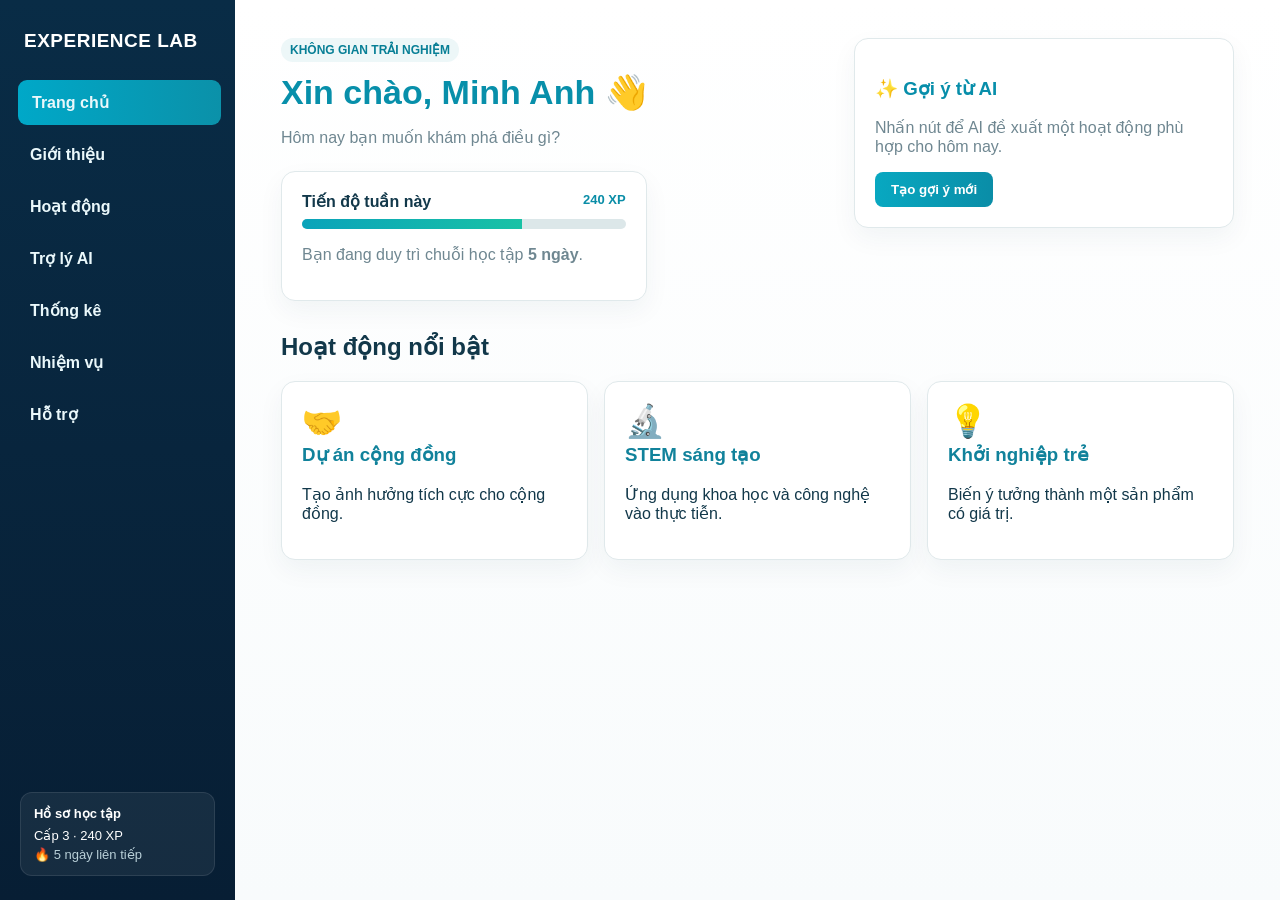
<file: index.html>
<!doctype html><html lang="vi"><head><meta charset="utf-8"><meta name="viewport" content="width=device-width,initial-scale=1"><title>Trang chủ - Experience Lab</title><link rel="stylesheet" href="style.css"><script src="ai-client.js"></script><script>async function suggest(){let e=document.getElementById('suggestText');e.textContent='AI đang tạo gợi ý...';try{e.textContent=await experienceAI('Bạn là trợ lý Experience Lab. Hãy gợi ý 1 hoạt động học tập hoặc trải nghiệm cho học sinh hôm nay, bằng tiếng Việt, gồm tên hoạt động và 3 bước ngắn.')}catch(x){e.textContent='Chưa kết nối được AI: '+x.message}}</script></head><body><div class="app"><aside class="side"><div class="brand">EXPERIENCE LAB</div><nav class="nav"><a class="active" href="index.html">Trang chủ</a><a class="" href="about.html">Giới thiệu</a><a class="" href="activities.html">Hoạt động</a><a class="" href="ai.html">Trợ lý AI</a><a class="" href="stats.html">Thống kê</a><a class="" href="mission.html">Nhiệm vụ</a><a class="" href="support.html">Hỗ trợ</a></nav><div class="profile"><b>Hồ sơ học tập</b><div style="margin-top:7px"><span data-level>Cấp 3</span> · <span data-xp>240 XP</span></div><div class="muted" style="color:#b9d0d8;margin-top:4px">🔥 <span data-streak>5 ngày</span> liên tiếp</div></div></aside><main class="main"><div class="hero"><div><span class="badge">KHÔNG GIAN TRẢI NGHIỆM</span><h1 style="margin-top:10px">Xin chào, Minh Anh 👋</h1><p>Hôm nay bạn muốn khám phá điều gì?</p><div class="box" style="margin-top:24px"><div class="progress-head"><b>Tiến độ tuần này</b><span class="xp" data-xp>240 XP</span></div><div class="bar"><span style="width:68%"></span></div><p class="muted">Bạn đang duy trì chuỗi học tập <b data-streak>5 ngày</b>.</p></div></div><div class="box suggest"><h3>✨ Gợi ý từ AI</h3><p id="suggestText">Nhấn nút để AI đề xuất một hoạt động phù hợp cho hôm nay.</p><button class="btn" onclick="suggest()">Tạo gợi ý mới</button></div></div><h2 style="margin-top:32px">Hoạt động nổi bật</h2><div class="grid"><div class="card activity" onclick="location.href='activities.html'"><div class="icon">🤝</div><h3>Dự án cộng đồng</h3><p>Tạo ảnh hưởng tích cực cho cộng đồng.</p></div><div class="card activity" onclick="location.href='activities.html'"><div class="icon">🔬</div><h3>STEM sáng tạo</h3><p>Ứng dụng khoa học và công nghệ vào thực tiễn.</p></div><div class="card activity" onclick="location.href='activities.html'"><div class="icon">💡</div><h3>Khởi nghiệp trẻ</h3><p>Biến ý tưởng thành một sản phẩm có giá trị.</p></div></div></main></div><script src="app.js"></script></body></html>
</file>
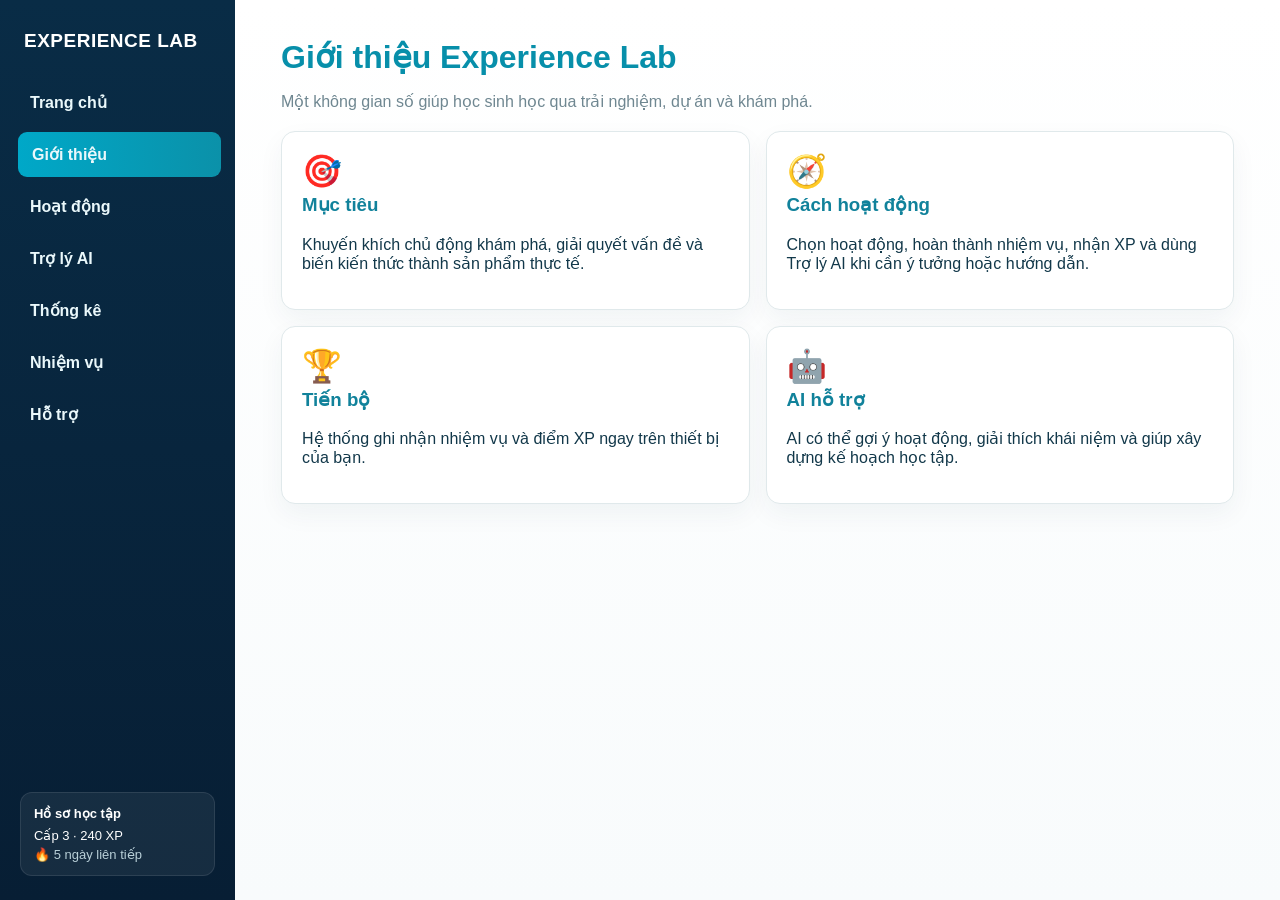
<file: about.html>
<!doctype html><html lang="vi"><head><meta charset="utf-8"><meta name="viewport" content="width=device-width,initial-scale=1"><title>Giới thiệu - Experience Lab</title><link rel="stylesheet" href="style.css"></head><body><div class="app"><aside class="side"><div class="brand">EXPERIENCE LAB</div><nav class="nav"><a class="" href="index.html">Trang chủ</a><a class="active" href="about.html">Giới thiệu</a><a class="" href="activities.html">Hoạt động</a><a class="" href="ai.html">Trợ lý AI</a><a class="" href="stats.html">Thống kê</a><a class="" href="mission.html">Nhiệm vụ</a><a class="" href="support.html">Hỗ trợ</a></nav><div class="profile"><b>Hồ sơ học tập</b><div style="margin-top:7px"><span data-level>Cấp 3</span> · <span data-xp>240 XP</span></div><div class="muted" style="color:#b9d0d8;margin-top:4px">🔥 <span data-streak>5 ngày</span> liên tiếp</div></div></aside><main class="main"><h1>Giới thiệu Experience Lab</h1><p class="muted">Một không gian số giúp học sinh học qua trải nghiệm, dự án và khám phá.</p><div class="grid two"><div class="card"><div class="icon">🎯</div><h3>Mục tiêu</h3><p>Khuyến khích chủ động khám phá, giải quyết vấn đề và biến kiến thức thành sản phẩm thực tế.</p></div><div class="card"><div class="icon">🧭</div><h3>Cách hoạt động</h3><p>Chọn hoạt động, hoàn thành nhiệm vụ, nhận XP và dùng Trợ lý AI khi cần ý tưởng hoặc hướng dẫn.</p></div><div class="card"><div class="icon">🏆</div><h3>Tiến bộ</h3><p>Hệ thống ghi nhận nhiệm vụ và điểm XP ngay trên thiết bị của bạn.</p></div><div class="card"><div class="icon">🤖</div><h3>AI hỗ trợ</h3><p>AI có thể gợi ý hoạt động, giải thích khái niệm và giúp xây dựng kế hoạch học tập.</p></div></div></main></div><script src="app.js"></script></body></html>
</file>
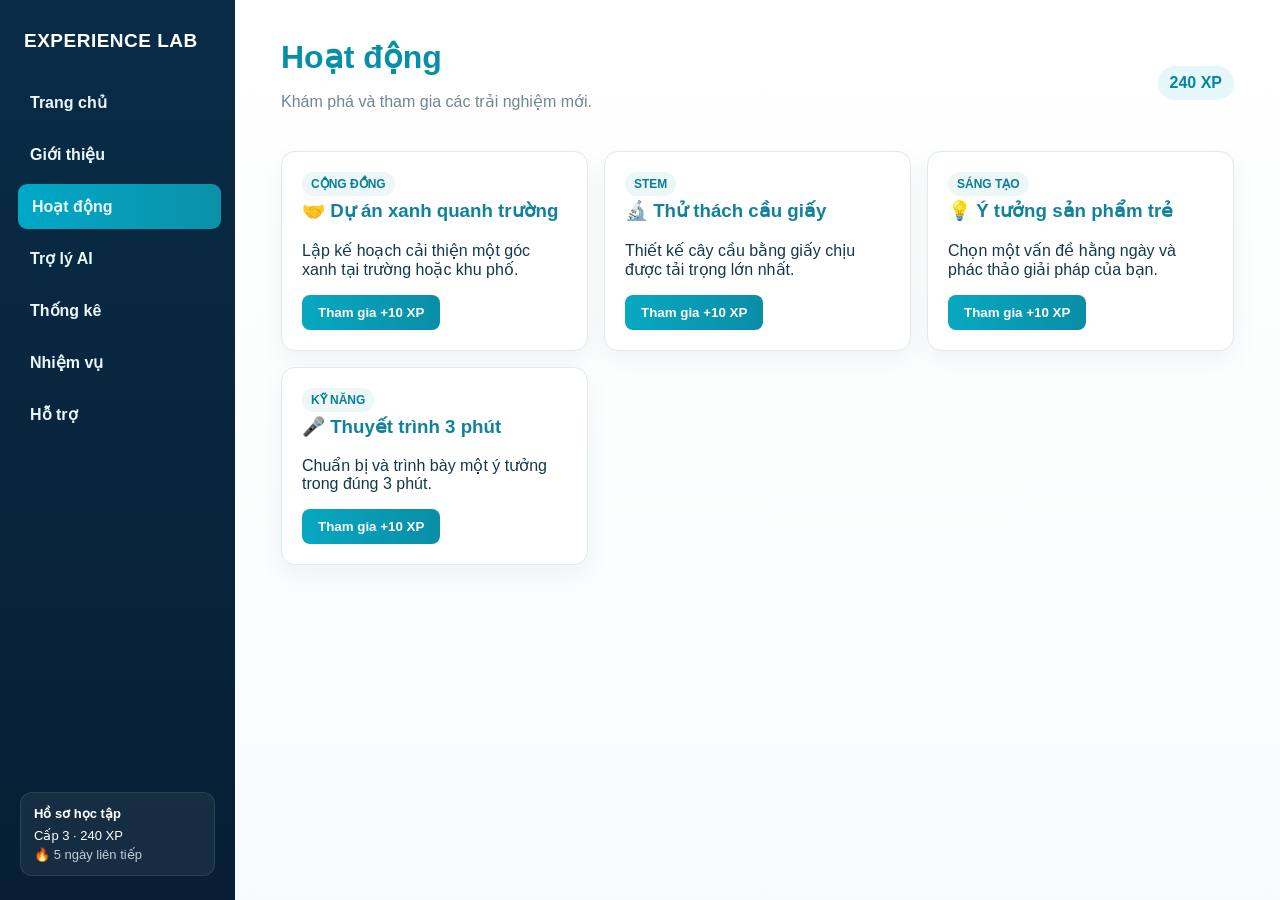
<file: activities.html>
<!doctype html><html lang="vi"><head><meta charset="utf-8"><meta name="viewport" content="width=device-width,initial-scale=1"><title>Hoạt động - Experience Lab</title><link rel="stylesheet" href="style.css"></head><body><div class="app"><aside class="side"><div class="brand">EXPERIENCE LAB</div><nav class="nav"><a class="" href="index.html">Trang chủ</a><a class="" href="about.html">Giới thiệu</a><a class="active" href="activities.html">Hoạt động</a><a class="" href="ai.html">Trợ lý AI</a><a class="" href="stats.html">Thống kê</a><a class="" href="mission.html">Nhiệm vụ</a><a class="" href="support.html">Hỗ trợ</a></nav><div class="profile"><b>Hồ sơ học tập</b><div style="margin-top:7px"><span data-level>Cấp 3</span> · <span data-xp>240 XP</span></div><div class="muted" style="color:#b9d0d8;margin-top:4px">🔥 <span data-streak>5 ngày</span> liên tiếp</div></div></aside><main class="main"><div class="topbar"><div><h1>Hoạt động</h1><p class="muted">Khám phá và tham gia các trải nghiệm mới.</p></div><span class="pill" data-xp>240 XP</span></div><div class="grid"><div class="card activity"><span class="badge">CỘNG ĐỒNG</span><h3>🤝 Dự án xanh quanh trường</h3><p>Lập kế hoạch cải thiện một góc xanh tại trường hoặc khu phố.</p><button class="btn" onclick="joinActivity('Dự án xanh quanh trường')">Tham gia +10 XP</button></div><div class="card activity"><span class="badge">STEM</span><h3>🔬 Thử thách cầu giấy</h3><p>Thiết kế cây cầu bằng giấy chịu được tải trọng lớn nhất.</p><button class="btn" onclick="joinActivity('Thử thách cầu giấy')">Tham gia +10 XP</button></div><div class="card activity"><span class="badge">SÁNG TẠO</span><h3>💡 Ý tưởng sản phẩm trẻ</h3><p>Chọn một vấn đề hằng ngày và phác thảo giải pháp của bạn.</p><button class="btn" onclick="joinActivity('Ý tưởng sản phẩm trẻ')">Tham gia +10 XP</button></div><div class="card activity"><span class="badge">KỸ NĂNG</span><h3>🎤 Thuyết trình 3 phút</h3><p>Chuẩn bị và trình bày một ý tưởng trong đúng 3 phút.</p><button class="btn" onclick="joinActivity('Thuyết trình 3 phút')">Tham gia +10 XP</button></div></div></main></div><script src="app.js"></script></body></html>
</file>
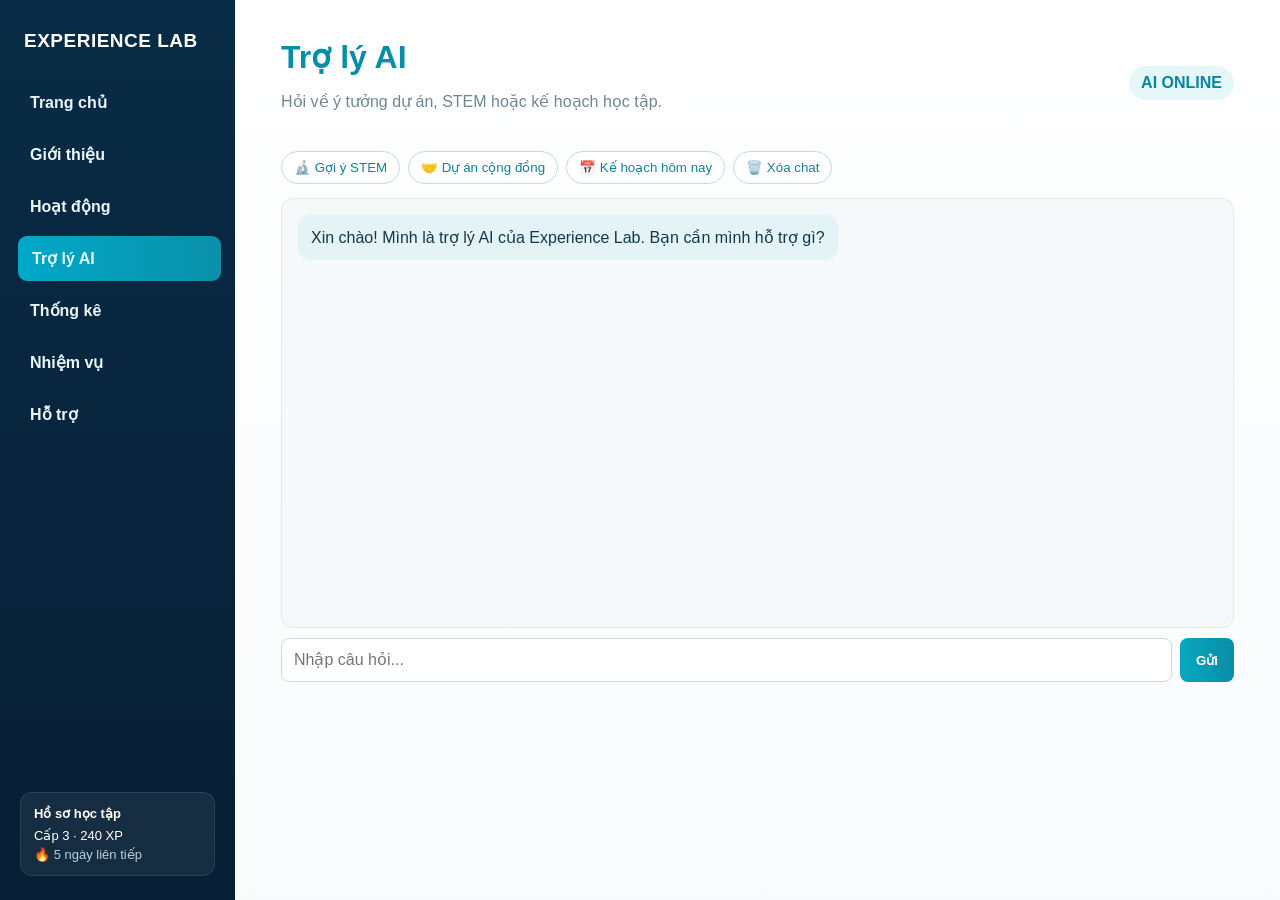
<file: ai.html>
<!doctype html><html lang="vi"><head><meta charset="utf-8"><meta name="viewport" content="width=device-width,initial-scale=1"><title>Trợ lý AI - Experience Lab</title><link rel="stylesheet" href="style.css"><script src="ai-client.js"></script><script>let history=JSON.parse(localStorage.getItem('experienceAIChat')||'[]');function add(t,w,save=true){let c=document.getElementById('chat'),d=document.createElement('div');d.className='msg '+w;d.textContent=t;c.appendChild(d);c.scrollTop=c.scrollHeight;if(save){history.push({t,w});localStorage.setItem('experienceAIChat',JSON.stringify(history))}return d}window.addEventListener('DOMContentLoaded',()=>history.forEach(x=>add(x.t,x.w,false)));async function sendAI(q){let i=document.getElementById('aiInput');q=q||i.value.trim();if(!q)return;add(q,'user');i.value='';let w=add('AI đang suy nghĩ...','bot',false);try{const a=await experienceAI(q,history.slice(-12));w.textContent=a;history.push({t:a,w:'bot'});localStorage.setItem('experienceAIChat',JSON.stringify(history))}catch(e){w.textContent='Không kết nối được AI: '+e.message}}function clearChat(){history=[];localStorage.removeItem('experienceAIChat');document.getElementById('chat').innerHTML='<div class="msg bot">Lịch sử đã được xóa. Bạn muốn hỏi gì?</div>'}</script></head><body><div class="app"><aside class="side"><div class="brand">EXPERIENCE LAB</div><nav class="nav"><a class="" href="index.html">Trang chủ</a><a class="" href="about.html">Giới thiệu</a><a class="" href="activities.html">Hoạt động</a><a class="active" href="ai.html">Trợ lý AI</a><a class="" href="stats.html">Thống kê</a><a class="" href="mission.html">Nhiệm vụ</a><a class="" href="support.html">Hỗ trợ</a></nav><div class="profile"><b>Hồ sơ học tập</b><div style="margin-top:7px"><span data-level>Cấp 3</span> · <span data-xp>240 XP</span></div><div class="muted" style="color:#b9d0d8;margin-top:4px">🔥 <span data-streak>5 ngày</span> liên tiếp</div></div></aside><main class="main"><div class="topbar"><div><h1>Trợ lý AI</h1><p class="muted">Hỏi về ý tưởng dự án, STEM hoặc kế hoạch học tập.</p></div><span class="pill">AI ONLINE</span></div><div class="quick"><button onclick="sendAI('Gợi ý cho tôi một hoạt động STEM đơn giản')">🔬 Gợi ý STEM</button><button onclick="sendAI('Cho tôi ý tưởng dự án cộng đồng')">🤝 Dự án cộng đồng</button><button onclick="sendAI('Lập kế hoạch học tập cho hôm nay')">📅 Kế hoạch hôm nay</button><button onclick="clearChat()">🗑️ Xóa chat</button></div><div id="chat" class="chat"><div class="msg bot">Xin chào! Mình là trợ lý AI của Experience Lab. Bạn cần mình hỗ trợ gì?</div></div><div class="row"><input id="aiInput" placeholder="Nhập câu hỏi..." onkeydown="if(event.key==='Enter')sendAI()"><button class="btn" onclick="sendAI()">Gửi</button></div></main></div><script src="app.js"></script></body></html>
</file>
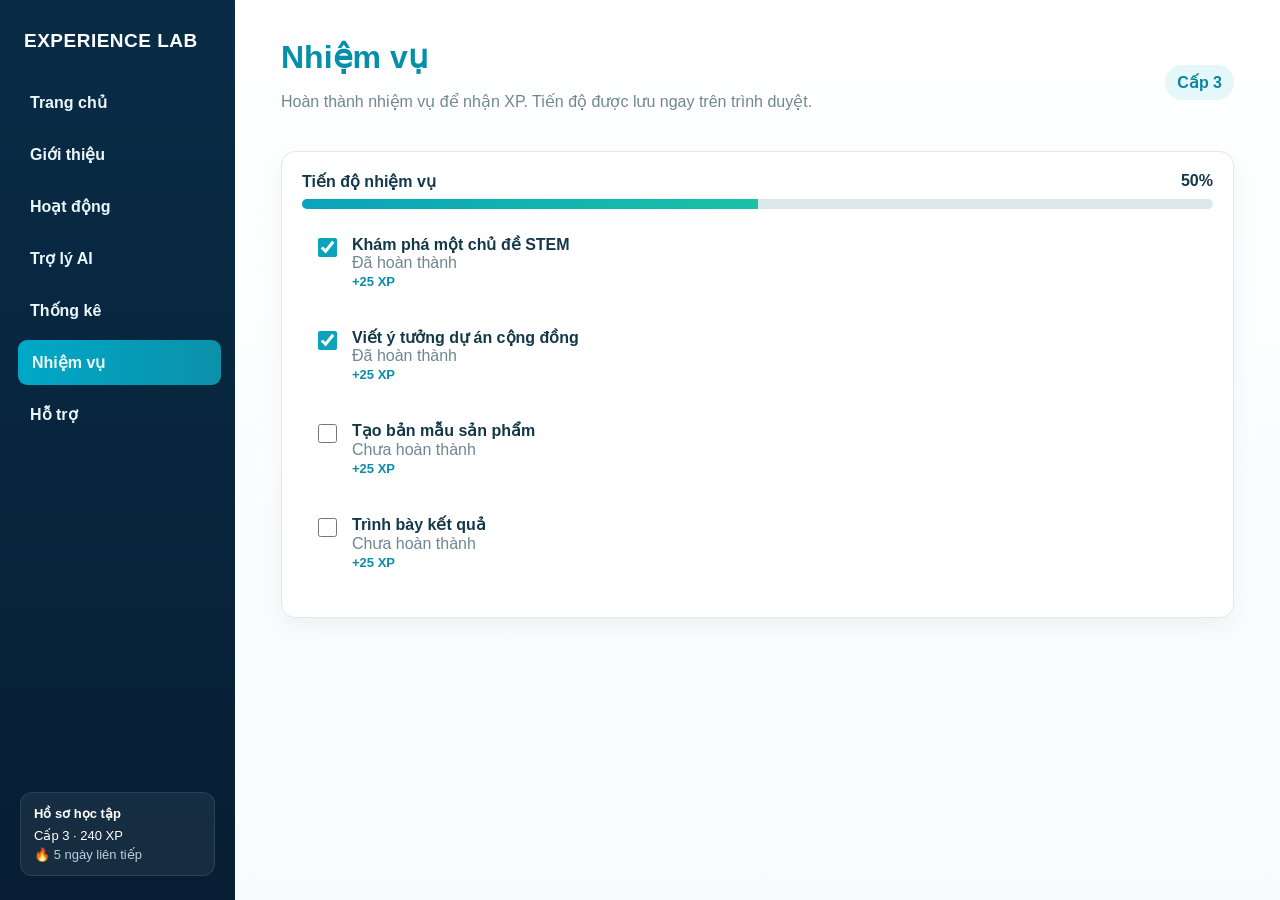
<file: mission.html>
<!doctype html><html lang="vi"><head><meta charset="utf-8"><meta name="viewport" content="width=device-width,initial-scale=1"><title>Nhiệm vụ - Experience Lab</title><link rel="stylesheet" href="style.css"></head><body><div class="app"><aside class="side"><div class="brand">EXPERIENCE LAB</div><nav class="nav"><a class="" href="index.html">Trang chủ</a><a class="" href="about.html">Giới thiệu</a><a class="" href="activities.html">Hoạt động</a><a class="" href="ai.html">Trợ lý AI</a><a class="" href="stats.html">Thống kê</a><a class="active" href="mission.html">Nhiệm vụ</a><a class="" href="support.html">Hỗ trợ</a></nav><div class="profile"><b>Hồ sơ học tập</b><div style="margin-top:7px"><span data-level>Cấp 3</span> · <span data-xp>240 XP</span></div><div class="muted" style="color:#b9d0d8;margin-top:4px">🔥 <span data-streak>5 ngày</span> liên tiếp</div></div></aside><main class="main"><div class="topbar"><div><h1>Nhiệm vụ</h1><p class="muted">Hoàn thành nhiệm vụ để nhận XP. Tiến độ được lưu ngay trên trình duyệt.</p></div><span class="pill" data-level>Cấp 3</span></div><div class="box"><div class="progress-head"><b>Tiến độ nhiệm vụ</b><b id="missionPct">50%</b></div><div class="bar"><span id="missionProgress" style="width:50%"></span></div><div class="task"><input class="task-check" type="checkbox"><div><b>Khám phá một chủ đề STEM</b><div class="muted task-status"></div><span class="xp">+25 XP</span></div></div><div class="task"><input class="task-check" type="checkbox"><div><b>Viết ý tưởng dự án cộng đồng</b><div class="muted task-status"></div><span class="xp">+25 XP</span></div></div><div class="task"><input class="task-check" type="checkbox"><div><b>Tạo bản mẫu sản phẩm</b><div class="muted task-status"></div><span class="xp">+25 XP</span></div></div><div class="task"><input class="task-check" type="checkbox"><div><b>Trình bày kết quả</b><div class="muted task-status"></div><span class="xp">+25 XP</span></div></div></div></main></div><script src="app.js"></script></body></html>
</file>
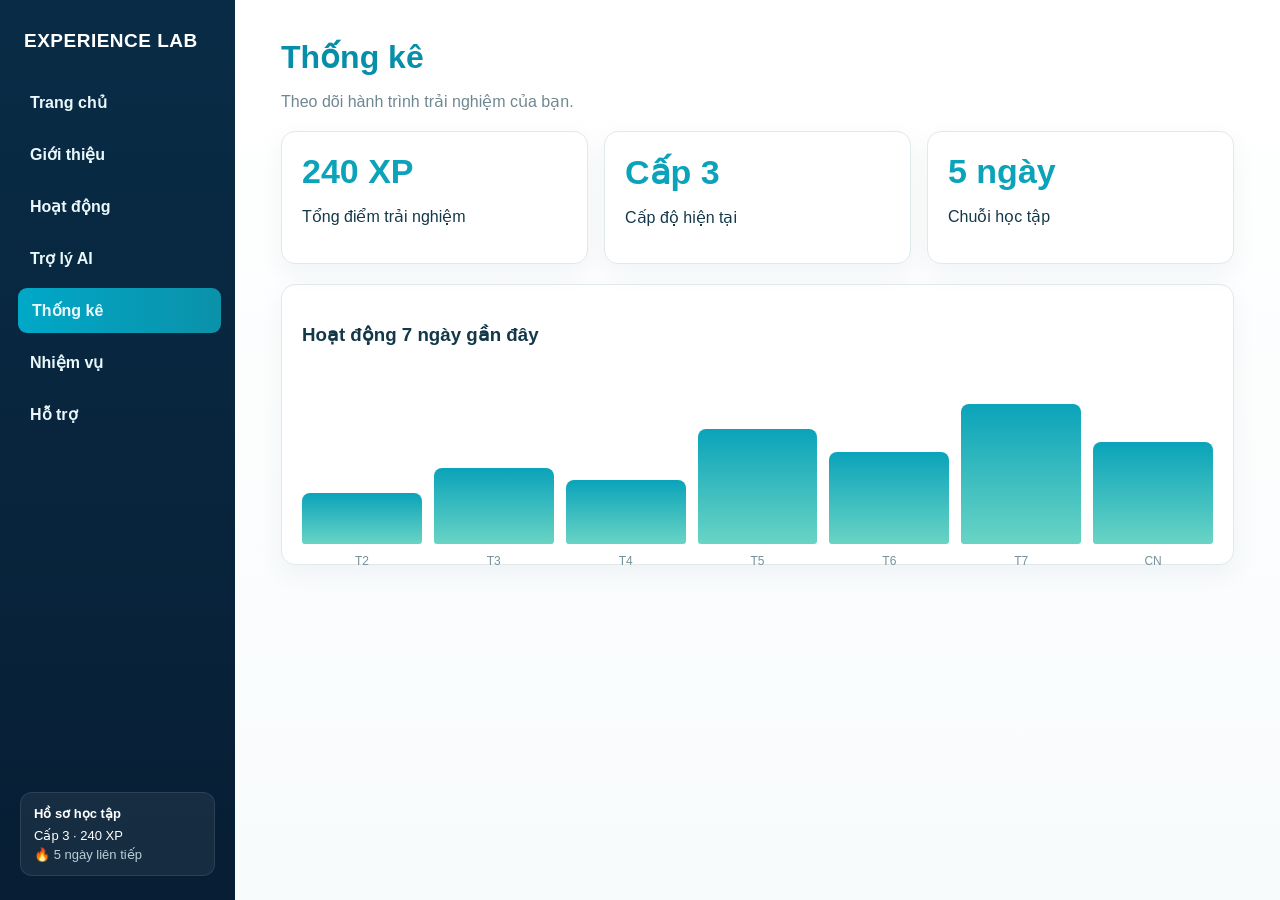
<file: stats.html>
<!doctype html><html lang="vi"><head><meta charset="utf-8"><meta name="viewport" content="width=device-width,initial-scale=1"><title>Thống kê - Experience Lab</title><link rel="stylesheet" href="style.css"></head><body><div class="app"><aside class="side"><div class="brand">EXPERIENCE LAB</div><nav class="nav"><a class="" href="index.html">Trang chủ</a><a class="" href="about.html">Giới thiệu</a><a class="" href="activities.html">Hoạt động</a><a class="" href="ai.html">Trợ lý AI</a><a class="active" href="stats.html">Thống kê</a><a class="" href="mission.html">Nhiệm vụ</a><a class="" href="support.html">Hỗ trợ</a></nav><div class="profile"><b>Hồ sơ học tập</b><div style="margin-top:7px"><span data-level>Cấp 3</span> · <span data-xp>240 XP</span></div><div class="muted" style="color:#b9d0d8;margin-top:4px">🔥 <span data-streak>5 ngày</span> liên tiếp</div></div></aside><main class="main"><h1>Thống kê</h1><p class="muted">Theo dõi hành trình trải nghiệm của bạn.</p><div class="grid"><div class="card"><div class="stat" data-xp>240 XP</div><p>Tổng điểm trải nghiệm</p></div><div class="card"><div class="stat" data-level>Cấp 3</div><p>Cấp độ hiện tại</p></div><div class="card"><div class="stat" data-streak>5 ngày</div><p>Chuỗi học tập</p></div></div><div class="box" style="margin-top:20px"><h3>Hoạt động 7 ngày gần đây</h3><div class="chart"><div style="height:32%"><span>T2</span></div><div style="height:48%"><span>T3</span></div><div style="height:40%"><span>T4</span></div><div style="height:72%"><span>T5</span></div><div style="height:58%"><span>T6</span></div><div style="height:88%"><span>T7</span></div><div style="height:64%"><span>CN</span></div></div></div></main></div><script src="app.js"></script></body></html>
</file>
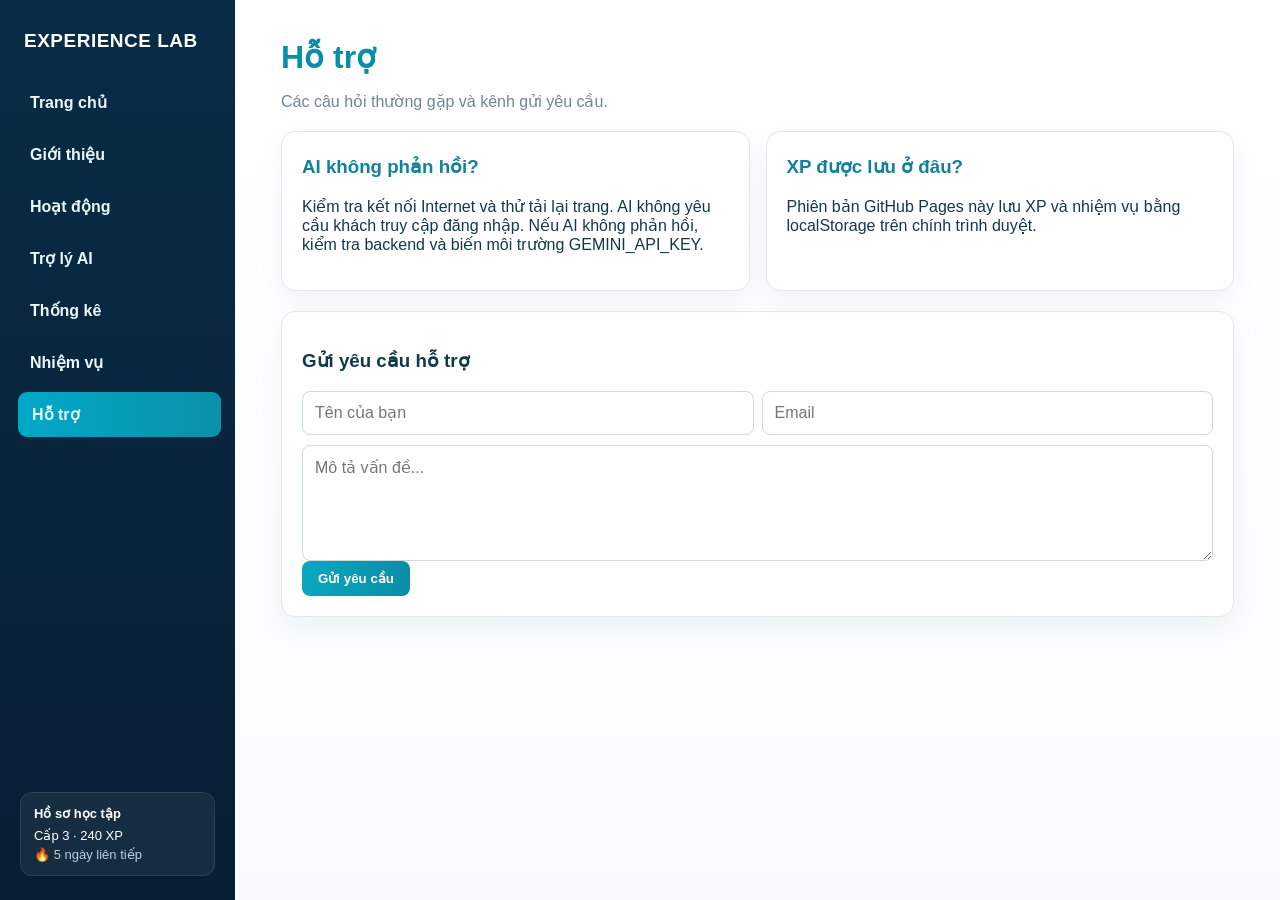
<file: support.html>
<!doctype html><html lang="vi"><head><meta charset="utf-8"><meta name="viewport" content="width=device-width,initial-scale=1"><title>Hỗ trợ - Experience Lab</title><link rel="stylesheet" href="style.css"></head><body><div class="app"><aside class="side"><div class="brand">EXPERIENCE LAB</div><nav class="nav"><a class="" href="index.html">Trang chủ</a><a class="" href="about.html">Giới thiệu</a><a class="" href="activities.html">Hoạt động</a><a class="" href="ai.html">Trợ lý AI</a><a class="" href="stats.html">Thống kê</a><a class="" href="mission.html">Nhiệm vụ</a><a class="active" href="support.html">Hỗ trợ</a></nav><div class="profile"><b>Hồ sơ học tập</b><div style="margin-top:7px"><span data-level>Cấp 3</span> · <span data-xp>240 XP</span></div><div class="muted" style="color:#b9d0d8;margin-top:4px">🔥 <span data-streak>5 ngày</span> liên tiếp</div></div></aside><main class="main"><h1>Hỗ trợ</h1><p class="muted">Các câu hỏi thường gặp và kênh gửi yêu cầu.</p><div class="grid two"><div class="card"><h3>AI không phản hồi?</h3><p>Kiểm tra kết nối Internet và thử tải lại trang. AI không yêu cầu khách truy cập đăng nhập. Nếu AI không phản hồi, kiểm tra backend và biến môi trường GEMINI_API_KEY.</p></div><div class="card"><h3>XP được lưu ở đâu?</h3><p>Phiên bản GitHub Pages này lưu XP và nhiệm vụ bằng localStorage trên chính trình duyệt.</p></div></div><div class="box" style="margin-top:20px"><h3>Gửi yêu cầu hỗ trợ</h3><div class="row"><input id="supportName" placeholder="Tên của bạn"><input id="supportEmail" placeholder="Email"></div><div class="row"><textarea id="supportMsg" rows="5" placeholder="Mô tả vấn đề..."></textarea></div><button class="btn" onclick="alert('Đây là bản demo giao diện. Để gửi thật, cần kết nối backend hoặc dịch vụ biểu mẫu.')">Gửi yêu cầu</button></div></main></div><script src="app.js"></script></body></html>
</file>
<file: style.css>
*{box-sizing:border-box}body{margin:0;font-family:Inter,Arial,Helvetica,sans-serif;background:#f3f7f8;color:#12384a}.app{min-height:100vh;display:grid;grid-template-columns:235px 1fr}.side{background:linear-gradient(180deg,#092c46,#071e34);color:#fff;padding:30px 16px;position:sticky;top:0;height:100vh}.brand{font-weight:900;font-size:19px;margin:0 8px 28px;letter-spacing:.5px}.nav{display:grid;gap:7px}.nav a{color:#eaf8fb;text-decoration:none;font-weight:700;padding:13px 14px;border-radius:9px;transition:.2s}.nav a:hover,.nav a.active{background:linear-gradient(90deg,#00a8c8,#0b91a9);transform:translateX(2px)}.profile{position:absolute;bottom:24px;left:20px;right:20px;padding:13px;background:#ffffff10;border:1px solid #ffffff18;border-radius:12px;font-size:13px}.main{padding:38px 46px;background:linear-gradient(180deg,#fff,#f8fbfc);min-width:0}.topbar{display:flex;justify-content:space-between;align-items:center;margin-bottom:24px}.topbar h1,h1{margin:0 0 8px;color:#078faa}.pill{padding:8px 12px;background:#e6f7fa;color:#07869f;border-radius:999px;font-weight:800}.hero{display:flex;justify-content:space-between;gap:24px;align-items:flex-start}.hero h1{font-size:34px}.hero p,.muted{color:#6f8791}.box,.card{background:#fff;border:1px solid #e0e9eb;border-radius:14px;padding:20px;box-shadow:0 10px 26px #17384b0d}.grid{display:grid;grid-template-columns:repeat(3,1fr);gap:16px;margin-top:20px}.grid.two{grid-template-columns:repeat(2,1fr)}.card h3{color:#11829b;margin-top:4px}.card .icon{font-size:32px}.btn{border:0;background:linear-gradient(90deg,#08a8c1,#0a8da7);color:#fff;padding:10px 16px;border-radius:8px;font-weight:800;cursor:pointer}.btn.secondary{background:#e8f5f7;color:#087f96}.chat{height:430px;overflow:auto;background:#f5f9fa;border-radius:12px;padding:16px;display:flex;flex-direction:column;gap:10px;border:1px solid #e0ebed}.msg{max-width:82%;padding:11px 13px;border-radius:12px;white-space:pre-wrap;line-height:1.45}.bot{align-self:flex-start;background:#e4f4f6}.user{align-self:flex-end;background:#0aa3ba;color:#fff}.row{display:flex;gap:8px;margin-top:10px}.row input,.row textarea{flex:1;padding:12px;border:1px solid #ccdadd;border-radius:8px;font:inherit}.quick{display:flex;gap:8px;flex-wrap:wrap;margin:14px 0}.quick button{border:1px solid #bcdde2;background:#fff;color:#11829b;border-radius:20px;padding:8px 12px;cursor:pointer}.stat{font-size:34px;font-weight:900;color:#0aa3ba}.task{display:flex;gap:12px;align-items:flex-start;margin:14px 0;padding:12px;border-radius:10px}.task:hover{background:#f4fafb}.task input{width:19px;height:19px;accent-color:#0aa3ba}.bar{height:10px;background:#dce7e9;border-radius:9px;overflow:hidden}.bar span{display:block;height:100%;background:linear-gradient(90deg,#0aa3ba,#19c2a5)}.suggest{max-width:380px}.suggest h3{color:#078eaa}.badge{display:inline-block;padding:5px 9px;border-radius:999px;background:#edf7f8;color:#087f96;font-size:12px;font-weight:800}.activity{cursor:pointer;transition:.2s}.activity:hover{transform:translateY(-3px);box-shadow:0 13px 28px #17384b18}.xp{font-size:13px;font-weight:800;color:#0a8da7}.chart{display:flex;align-items:end;gap:12px;height:180px;padding-top:20px}.chart div{flex:1;background:linear-gradient(#0aa3ba,#69d4c4);border-radius:8px 8px 3px 3px;min-height:20px;position:relative}.chart span{position:absolute;bottom:-24px;left:50%;transform:translateX(-50%);font-size:12px;color:#78909a}.notice{padding:13px;border-left:4px solid #0aa3ba;background:#edf9fa;border-radius:7px}.progress-head{display:flex;justify-content:space-between;margin-bottom:8px}.back{display:inline-block;margin-top:20px;color:#078eaa;text-decoration:none;font-weight:700}@media(max-width:900px){.grid{grid-template-columns:1fr 1fr}.hero{display:block}.suggest{max-width:none;margin-top:16px}}@media(max-width:700px){.app{grid-template-columns:1fr}.side{height:auto;position:static;padding:14px}.brand{margin:0 0 10px}.nav{display:flex;overflow:auto}.nav a{white-space:nowrap;padding:9px 12px}.profile{display:none}.main{padding:24px 16px}.grid,.grid.two{grid-template-columns:1fr}.hero h1{font-size:28px}.chat{height:360px}}
</file>
